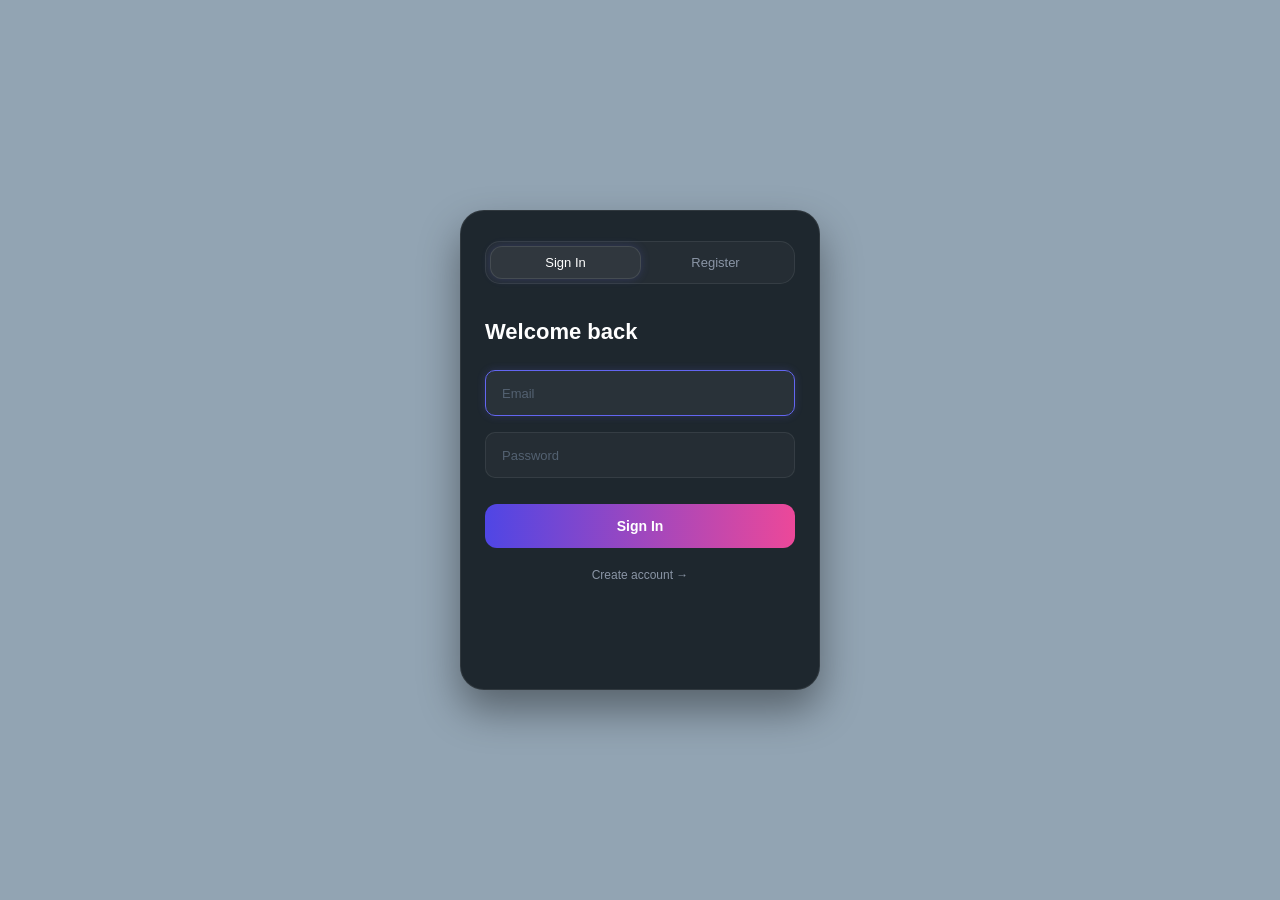
<file: index.html>
<!DOCTYPE html>
<html lang="en">
<head>
    <meta charset="UTF-8">
    <meta name="viewport" content="width=device-width, initial-scale=1.0">
    <title>Wasatah Login | Register</title>
    <link rel="stylesheet" href="login.css">
</head>
<body>

    <div class="container">
        <div class="toggle-box">
            <button type="button" class="toggle-btn active" id="btn-signin" onclick="showSignIn()">Sign In</button>
            <button type="button" class="toggle-btn" id="btn-register" onclick="showRegister()">Register</button>
        </div>

        <form id="signin-form" class="auth-form" method="post">
            <h2>Welcome back</h2>
            
            <div class="input-group">
                <input type="email" placeholder="Email" required autofocus> 
            </div>
            
            <div class="input-group">
                <input type="password" placeholder="Password" required minlength="8" maxlength="16" > 
            </div>

            <button type="button" class="submit-btn" onclick="checkLogin()">Sign In</button>

            <a href="#" class="switch-link" onclick="showRegister()">Create account &rarr;</a>
        </form>

        <form id="register-form" class="auth-form hidden" method="post" >
            <h2>Create account</h2>
            
            <div class="input-group">
                <input type="text" placeholder="Full Name" required  >
            </div>
            
            <div class="input-group">
                <input type="email" placeholder="Email" required>
            </div>
            
            <div class="input-group">
                <input type="password" placeholder="Password" required minlength="8" maxlength="16">
            </div>
            
            <button type="button" class="submit-btn" onclick="checkRegister()">Create Account</button>

            <a href="#" class="switch-link" onclick="showSignIn()">&larr; Back to login</a>
        </form>
    </div>

    <script src="login.js"></script>
</body>
</html>
</file>
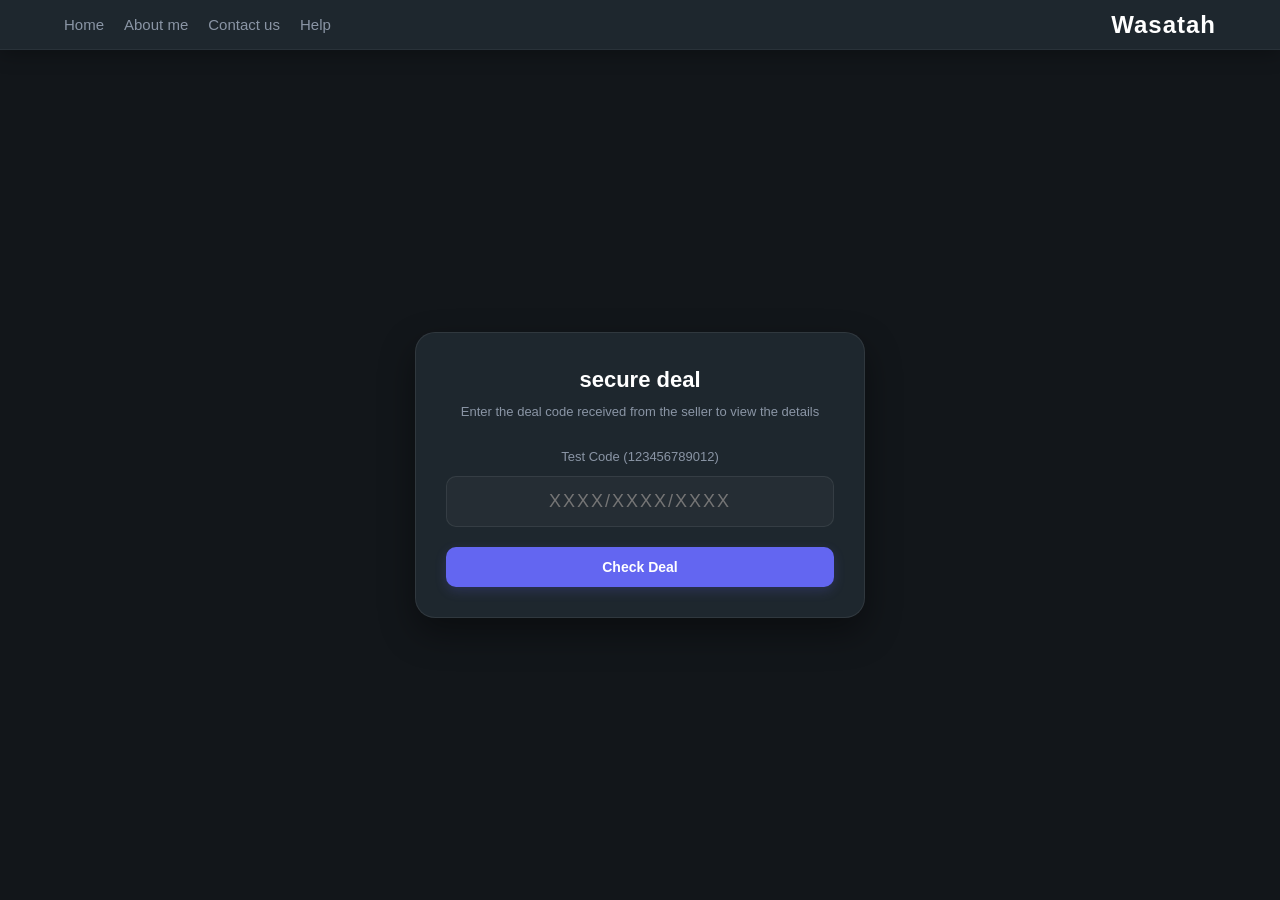
<file: buyer.html>
<!DOCTYPE html>
<html lang="ar" dir="rtl">
<head>
    <meta charset="UTF-8">
    <meta name="viewport" content="width=device-width, initial-scale=1.0">
    <title>Wasatah - Buyer</title>
    <link rel="stylesheet" href="buyer.css">
</head>
<body>

    <header>
        <nav class="navbar" style="height: 50px;">
            <div class="logo">Wasatah</div>
            <ul class="nav-links">
                <li><a href="#">Help</a></li>
                <li><a href="#">Contact us</a></li>
                <li><a href="../portfolio/index.html" target="_blank">About me</a></li>
                <li><a href="wasatah.html">Home</a></li>
            </ul>
        </nav>
    </header>

    <main class="container">
        <div class="buyer-container">
            
            <div id="codeSection">
                <h1>secure deal</h1>
                <div class="subtitle">Enter the deal code received from the seller to view the details</div>
                
                <div class="code-input-group">
                    <label for="dealCode"> <center> Test Code (123456789012) </center></label>
                    <input type="text" id="dealCode" class="code-field" placeholder="XXXX/XXXX/XXXX" autocomplete="off">
                </div>
                
                <button class="btn btn-primary" id="checkCodeBtn">Check Deal</button>
            </div>

            <div id="detailsSection" class="hidden">
                <h1>Deal Details</h1>
                <div class="subtitle">Review the seller's terms and view the file to activate the smart guarantee</div>

                <div class="deal-card">
                    <div class="deal-label"> product name</div>
                    <div class="deal-value" id="dealTitle"> professional logo design for a car company </div>

                    <div class="deal-label">Required Amount to Secure</div>
                    <div class="deal-value price" id="dealPrice">50$</div>

                    <div class="deal-label">  standard description for inspection (AI Specs)</div>
                    <div class="specs-box" id="dealSpecs">
                        <p>Logo for 'Al Badr' with a dark blue background and high-quality PNG format without watermarks</p>
                    </div>
                </div>

                <div class="deal-label" style="text-align: right; margin-bottom: 4px; padding-right: 5px;"> File available for preview </div>
                <div class="preview-display-zone">
                    <div class="preview-icon">👁️</div>
                    <div class="preview-info">
                        <div class="preview-title" id="previewFileName">Logo_Watermarked.png</div>
                        <div class="preview-desc">File is protected - click to preview before payment</div>
                    </div>
                    <button class="view-btn" id="viewFileBtn">Preview</button>
                </div>

                <div class="action-buttons">
                    <button class="btn btn-reject" id="rejectBtn">Reject Deal</button>
                    <button class="btn btn-accept" id="acceptBtn">Accept and Pay</button>
                </div>
            </div>

        </div>
    </main>

    <div id="paymentModal" class="modal-overlay hidden">
        <div class="modal-card">
            <button class="modal-close" id="closeModalBtn">&times;</button>
            <h2>Secure Payment</h2>
            <div class="subtitle">The amount of <span style="color: var(--accent-blue); font-weight: bold;">50$</span> will be held in escrow until the AI verification of the file is complete</div>

            <div class="payment-tabs">
                <button class="tab-btn active" data-tab="cardTab">💳 Bank Card</button>
                <button class="tab-btn" data-tab="walletTab">📱 Electronic Wallet</button>
            </div>

            <div id="cardTab" class="tab-content">
                <form id="cardForm">
                    <div class="modal-form-group">
                        <label>Card Owner Name</label>
                        <input type="text" required placeholder="Mostafa Badr">
                    </div>
                    <div class="modal-form-group">
                        <label>Card Number</label>
                        <input type="text" id="cardNumberInput" required placeholder="XXXX XXXX XXXX XXXX" maxlength="19">
                    </div>
                    <div class="modal-form-row">
                        <div class="modal-form-group">
                            <label>Expiration Date</label>
                            <input type="text" id="cardExpiryInput" required placeholder="MM/YY" maxlength="5" style="text-align: center;">
                        </div>
                        <div class="modal-form-group">
                            <label>CVV</label>
                            <input type="password" required placeholder="***" maxlength="3" style="text-align: center;">
                        </div>
                    </div>
                    <button type="submit" class="btn btn-accept" style="margin-top: 15px;">Confirm Secure Payment</button>
                </form>
            </div>

            <div id="walletTab" class="tab-content hidden">
                <form id="walletForm">
                    <div class="modal-form-group">
                        <label>Phone Number registered with the wallet</label>
                        <div class="phone-input-wrapper">
                            <input type="tel" required placeholder="01XXXXXXXXX" maxlength="11" pattern="01[0125][0-9]{8}">
                        </div>
                        <span style="font-size: 10px; color: var(--text-muted); display: block; margin-top: 4px;">Supports Vodafone Cash, Orange Cash, Etisalat Cash, and WeChat Pay</span>
                    </div>
                    <button type="submit" class="btn btn-accept" style="margin-top: 25px;">Submit Payment Request</button>
                </form>
            </div>
        </div>
    </div>

    <script src="buyer.js"></script>
</body>
</html>
</file>
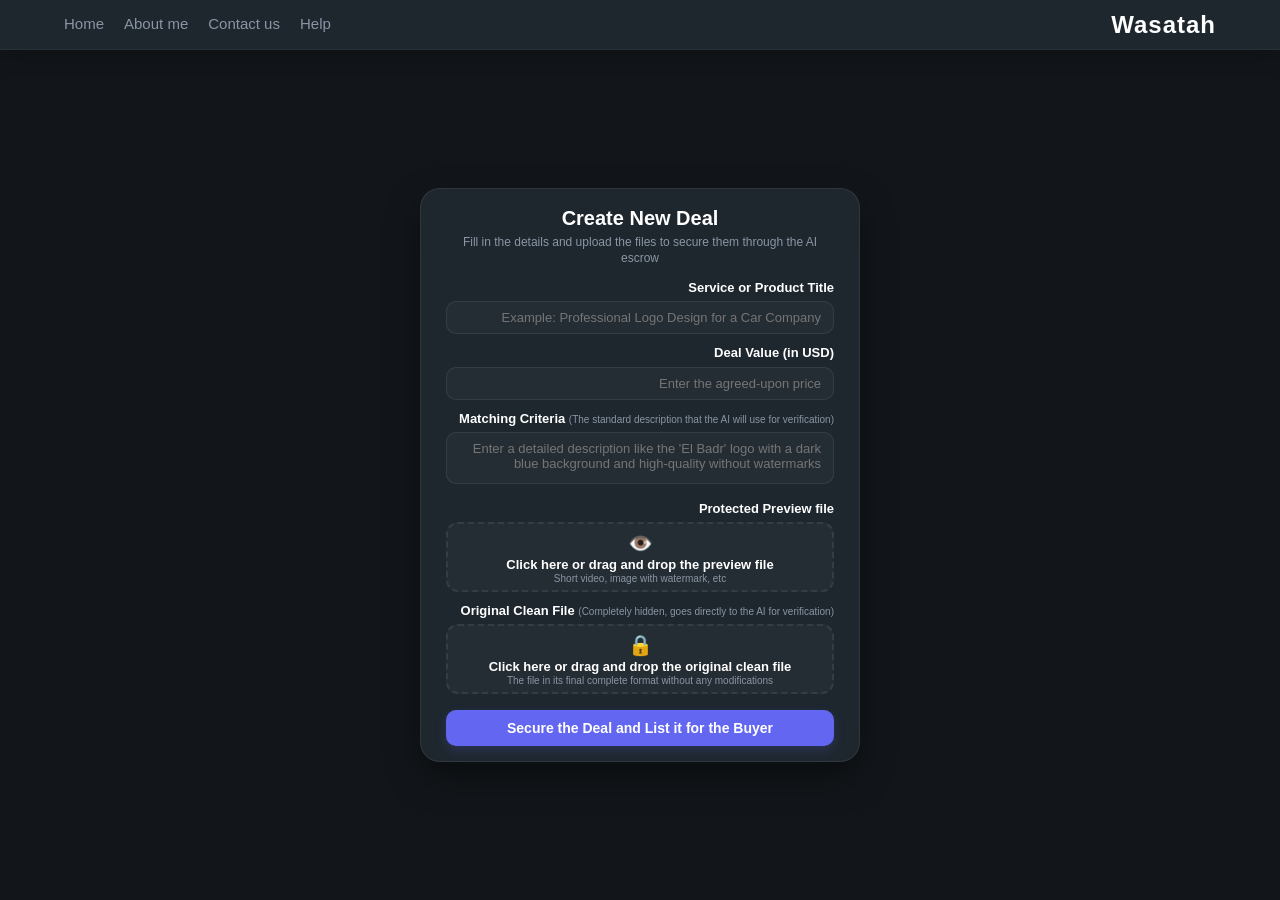
<file: Seller.html>
<!DOCTYPE html>
<html lang="ar" dir="rtl">
<head>
    <meta charset="UTF-8">
    <meta name="viewport" content="width=device-width, initial-scale=1.0">
    <title>Wasatah - Seller</title>
    <link rel="stylesheet" href="Seller.css">
</head>
<body>

    <header>
        <nav class="navbar" style="height: 50px;">
            <div class="logo">Wasatah</div>
            <ul class="nav-links">
                <li><a href="#">Help</a></li>
                <li><a href="#">Contact us</a></li>
                <li><a href="../portfolio/index.html" target="_blank">About me</a></li>
                <li><a href="wasatah.html">Home</a></li>
            </ul>
        </nav>
    </header>

    <main class="container">
        <div class="upload-container" id="mainUploadCard">
            <h1>Create New Deal</h1>
            <div class="subtitle">Fill in the details and upload the files to secure them through the AI escrow</div>

            <form id="escrowForm">
                <div class="form-group">
                    <label for="title">Service or Product Title</label>
                    <input type="text" id="title" required placeholder="Example: Professional Logo Design for a Car Company">
                </div>

                <div class="form-group">
                    <label for="price">Deal Value (in USD)</label>
                    <input type="number" id="price" required min="1" placeholder="Enter the agreed-upon price">
                </div>

                <div class="form-group">
                    <label for="prompt_specs">Matching Criteria <span>(The standard description that the AI will use for verification)</span></label>
                    <textarea id="prompt_specs" required placeholder="Enter a detailed description like the 'El Badr' logo with a dark blue background and high-quality without watermarks"></textarea>
                </div>

                <div class="form-group">
                    <label>Protected Preview file</label>
                    <div class="file-drop-zone" id="previewZone">
                        <input type="file" id="previewFile" required>
                        <div class="upload-icon">👁️‍</div>
                        <div class="drop-zone-text">Click here or drag and drop the preview file</div>
                        <div class="drop-zone-subtext">Short video, image with watermark, etc</div>
                    </div>
                </div>

                <div class="form-group">
                    <label> Original Clean File <span>(Completely hidden, goes directly to the AI for verification)</span></label>
                    <div class="file-drop-zone" id="originalZone">
                        <input type="file" id="originalFile" required>
                        <div class="upload-icon">🔒</div>
                        <div class="drop-zone-text">Click here or drag and drop the original clean file</div>
                        <div class="drop-zone-subtext">The file in its final complete format without any modifications</div>
                    </div>
                </div>

                <button type="submit" class="submit-btn">Secure the Deal and List it for the Buyer</button>
            </form>
        </div>

        <div class="upload-container hidden" id="successContainer">
            <div class="success-icon">🎉</div>
            <h1>Deal Secured Successfully</h1>
            <div class="subtitle">Share the following smart code with the buyer so they can verify and secure their account and activate the guarantee</div>

            <div class="generated-code-box">
                <div class="code-label">Tracking and Synchronization Code (12 digits):</div>
                <div class="code-display" id="generatedCode">0000/0000/0000</div>
            </div>

            <button class="btn-copy" id="copyCodeBtn">Copy Code</button>
            <button class="btn-back" id="backToFormBtn">Create New Deal</button>
        </div>
    </main>
    <script src="Seller.js"></script>
</body>
</html>
</file>
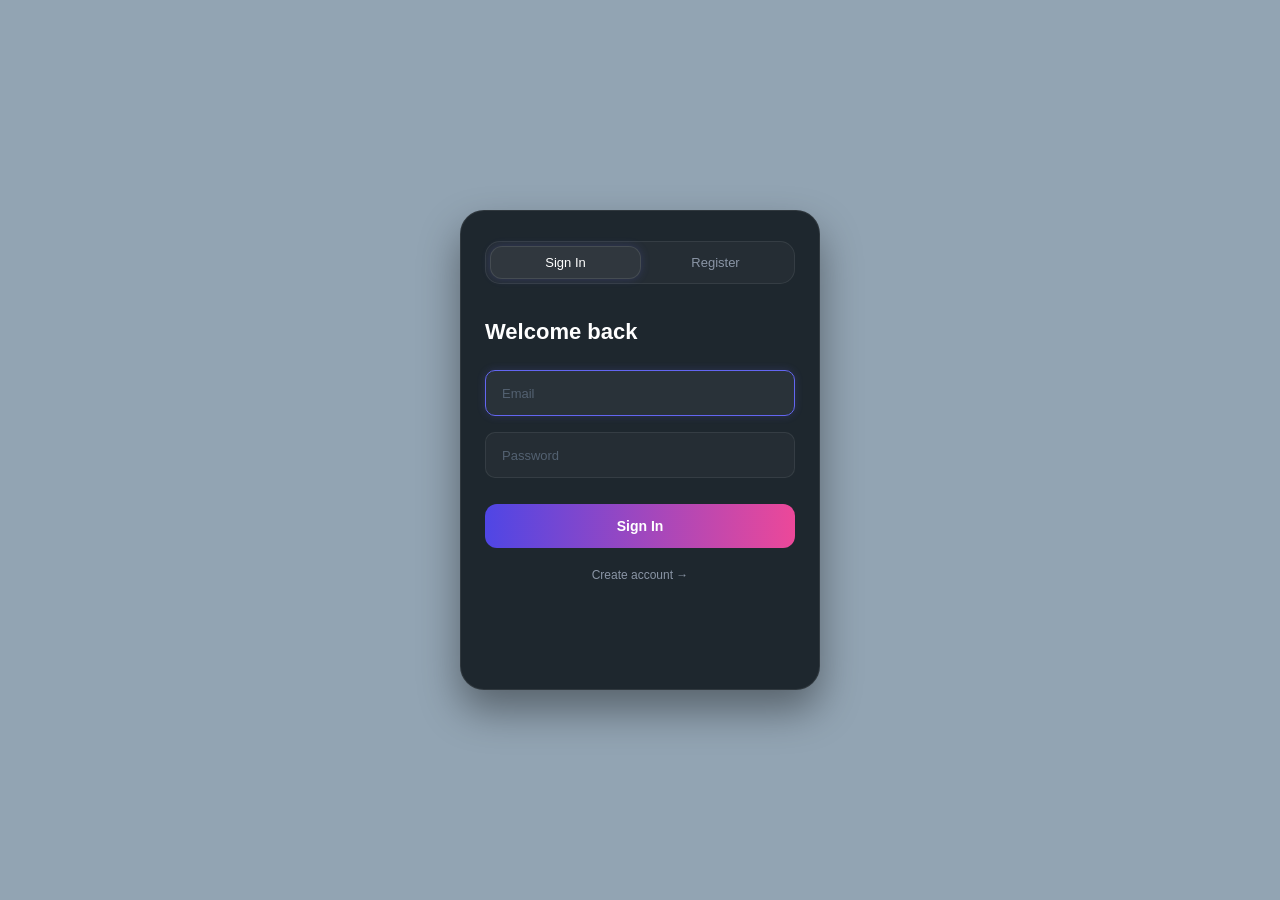
<file: wasatah.html>
<!DOCTYPE html>
<html lang="en" dir="rtl">
<head>
    <meta charset="UTF-8">
    <meta name="viewport" content="width=device-width, initial-scale=1.0">
    <title>Wasatah</title>
    <link rel="stylesheet" href="style.css">
</head>
<body>

    <header>
        <nav class="navbar" style="height: 50px;">
            <div class="logo">Wasatah</div>
            <ul class="nav-links">
                <li><a href="#">Help</a></li>
                <li><a href="#">Contact us </a></li>
                <li><a href="../portfolio/index.html" target="_blank">About me </a></li>
                <li><a href="#">Home</a></li>
            </ul>
        </nav>
    </header>

    <main class="container">
        <section id="choice-section" class="card">
            <h2>?Welcome back, who are you today</h2>
            
            <div class="choices">
                <div class="choice-box" onclick="selectRole('Seller')">
                    <div class="icon">💰</div>
                    <h3>Seller </h3>
                    <p>I want to list my account or service for sale</p>
                </div>
                
                <div class="choice-box" onclick="selectRole('Buyer')">
                    <div class="icon">🛒</div>
                    <h3>Buyer </h3>
                    <p>I'm looking for reliable services or accounts</p>
                </div>
            </div>
        </section>
    </main>

    <script src="script.js"></script>
</body>
</html>
</file>
<file: login.css>
/* إعدادات تصفير الهوامش العامة */
* {
    margin: 0;
    padding: 0;
    box-sizing: border-box;
    /* خطوط نظام محلية حديثة تشبه التصميم تماماً دون استدعاء خارجي */
    font-family: -apple-system, BlinkMacSystemFont, "Segoe UI", Roboto, Helvetica, Arial, sans-serif;
}

/* خلفية الصفحة الكاملة لتبدو مثل الفيديو */
body {
    background-color: #92a4b3;
    display: flex;
    justify-content: center;
    align-items: center;
    min-height: 100vh;
}

/* الحاوية الرئيسية مأخوذة أبعادها وألوانها بدقة من صورتك */
.container {
    width: 360px;
    height: 480px;
    background-color: #1e272e;
    border-radius: 24px;
    overflow: hidden;
    position: relative;
    /* دمج تأثير الحدود الشفافة والمزدوجة من كود الفيديو */
    border: 1px solid rgba(255, 255, 255, 0.08);
    box-shadow: 0 20px 40px rgba(0, 0, 0, 0.4);
    padding: 30px 24px;
    display: flex;
    flex-direction: column;
    align-items: center;
}

/* شريط التبديل العلوي بين Sign In و Register */
.toggle-box {
    display: flex;
    background-color: rgba(255, 255, 255, 0.03);
    border: 1px solid rgba(255, 255, 255, 0.08);
    border-radius: 15px;
    padding: 4px;
    width: 100%;
    margin-bottom: 35px;
}

.toggle-btn {
    flex: 1;
    padding: 8px 0;
    background: none;
    border: none;
    color: #8a95a5;
    font-size: 13px;
    font-weight: 500;
    cursor: pointer;
    border-radius: 12px;
    transition: all 0.3s ease;
}

/* الزر النشط محاط بهالة زرقاء خفيفة وتأثير مجسم خفيف */
.toggle-btn.active {
    background-color: rgba(255, 255, 255, 0.05);
    color: #fff;
    box-shadow: 0 0 10px rgba(99, 102, 241, 0.2);
    border: 1px solid rgba(255, 255, 255, 0.1);
}

/* تنسيق النماذج */
.auth-form {
    width: 100%;
    display: flex;
    flex-direction: column;
    transition: opacity 0.3s ease;
}

.auth-form h2 {
    color: #ffffff;
    font-size: 22px;
    font-weight: 600;
    margin-bottom: 25px;
    text-align: left;
}

/* حقول الإدخال */
.input-group {
    width: 100%;
    margin-bottom: 16px;
}

.input-group input {
    width: 100%;
    padding: 14px 16px;
    background-color: rgba(255, 255, 255, 0.03);
    border: 1px solid rgba(255, 255, 255, 0.08);
    border-radius: 10px;
    color: #fff;
    font-size: 14px;
    outline: none;
    transition: all 0.3s ease;
}

/* عند الضغط على الحقل (Focus) يعطي تأثير مثل حقل الاسم الكامل في الصورة */
.input-group input:focus {
    border-color: #6366f1;
    background-color: rgba(255, 255, 255, 0.05);
    box-shadow: 0 0 8px rgba(99, 102, 241, 0.2);
}

/* تحسين شكل النصوص التوضيحية داخل الحقول */
.input-group input::placeholder {
    color: #536171;
    font-size: 13px;
}

/* الزر الملون الكبير المشرق بـ Gradient جذاب */
.submit-btn {
    width: 100%;
    padding: 14px;
    background: linear-gradient(90deg, #4f46e5, #ec4899);
    border: none;
    border-radius: 12px;
    color: white;
    font-size: 14px;
    font-weight: 600;
    cursor: pointer;
    margin-top: 10px;
    margin-bottom: 20px;
    transition: transform 0.2s ease, opacity 0.2s ease;
}

.submit-btn:hover {
    opacity: 0.95;
}

.submit-btn:active {
    transform: scale(0.98);
}

/* الروابط السفلية للتبديل السريع */
.switch-link {
    color: #8a95a5;
    font-size: 12px;
    text-decoration: none;
    text-align: center;
    transition: color 0.2s ease;
}

.switch-link:hover {
    color: #ffffff;
}

/* كلاسات التحكم في الإخفاء والظهور للتبديل بين الواجهتين */
.hidden {
    display: none !important;
}
</file>
<file: buyer.css>
/* ================= إعدادات الهوية والألوان لـ وساطة ================= */
:root {
    --bg-dark: #12161a;          
    --card-bg: #1e272e;          
    --text-main: #ffffff;        
    --text-muted: #8a95a5;       
    --accent-blue: #6366f1;      
    --accent-hover: #4f46e5;     
    --success-color: #10b981;    
    --danger-color: #ef4444;
    --input-bg: rgba(255, 255, 255, 0.03); 
    --border-color: rgba(255, 255, 255, 0.08); 
}

/* التصفير الشامل لضمان أبعاد متناسقة */
* {
    margin: 0;
    padding: 0;
    box-sizing: border-box;
    font-family: -apple-system, BlinkMacSystemFont, "Segoe UI", Roboto, Helvetica, Arial, sans-serif;
}

body {
    background-color: var(--bg-dark);
    color: var(--text-main);
    line-height: 1.5; 
    min-height: 100vh; /* جعل الارتفاع مرن لمنع الشاشة السوداء */
    display: flex;
    flex-direction: column;
}

/* ================= الهيدر والـ Navbar ================= */
.navbar {
    display: flex;
    justify-content: space-between;
    align-items: center;
    padding: 0.6rem 5%; 
    background-color: var(--card-bg);
    box-shadow: 0 4px 20px rgba(0, 0, 0, 0.3);
    border-bottom: 1px solid rgba(255, 255, 255, 0.05);
    width: 100%;
}

.logo {
    font-size: 24px;
    font-weight: bold;
    color: var(--text-main);
    letter-spacing: 1px;
}

.nav-links {
    display: flex;
    list-style: none;
}

.nav-links li {
    margin-right: 20px;
}

.nav-links a {
    color: var(--text-muted);
    text-decoration: none;
    font-weight: 500;
    font-size: 15px;
    transition: color 0.3s ease;
}

.nav-links a:hover {
    color: var(--text-main);
}

/* ================= الحاوية الرئيسية والكروت ================= */
.container {
    display: flex;
    justify-content: center;
    align-items: center;
    flex-grow: 1;
    padding: 40px 20px; 
}

.buyer-container {
    background-color: var(--card-bg);
    max-width: 450px; 
    width: 100%;
    padding: 30px; 
    border-radius: 20px; 
    border: 1px solid var(--border-color);
    box-shadow: 0 15px 35px rgba(0, 0, 0, 0.4);
}

h1 {
    font-size: 22px; 
    font-weight: 600;
    color: var(--text-main);
    margin-bottom: 6px;
    text-align: center;
}

.subtitle {
    font-size: 13px;
    color: var(--text-muted);
    text-align: center;
    margin-bottom: 25px; 
}

/* ================= حقول الإدخال (Inputs) ================= */
.code-input-group {
    display: flex;
    flex-direction: column;
    gap: 10px;
    margin-bottom: 20px;
}

.code-input-group label {
    font-size: 13px;
    color: var(--text-muted);
    text-align: right;
}

.code-field {
    background-color: var(--input-bg);
    border: 1px solid var(--border-color);
    padding: 14px;
    border-radius: 10px;
    color: var(--text-main);
    font-size: 18px;
    text-align: center;
    letter-spacing: 2px;
    outline: none;
    transition: border-color 0.3s;
}

.code-field:focus {
    border-color: var(--accent-blue);
}

/* فئة الإخفاء العامة للتحكم بالجافا سكريبت */
.hidden {
    display: none !important;
}

/* ================= تفاصيل الصفقة المعروضة ================= */
.deal-card {
    background-color: var(--input-bg);
    border: 1px solid var(--border-color);
    border-radius: 12px;
    padding: 15px;
    margin-bottom: 15px;
    text-align: right;
}

.deal-label {
    font-size: 12px;
    color: var(--text-muted);
    margin-bottom: 4px;
}

.deal-value {
    font-size: 15px;
    font-weight: 600;
    color: var(--text-main);
    margin-bottom: 12px;
}

.deal-value.price {
    color: var(--accent-blue);
    font-size: 18px;
}

.specs-box {
    font-size: 13px;
    color: #d1d5db;
    background-color: rgba(255, 255, 255, 0.01);
    padding: 10px;
    border-radius: 8px;
    border: 1px dashed rgba(255, 255, 255, 0.1);
    max-height: 80px;
    overflow-y: auto;
}

/* زون معاينة الملف */
.preview-display-zone {
    border: 1px solid var(--border-color);
    height: 75px; 
    display: flex;
    align-items: center;
    padding: 0 15px;
    border-radius: 12px;
    background-color: rgba(99, 102, 241, 0.03);
    margin-bottom: 20px;
}

.preview-icon {
    font-size: 22px;
    margin-left: 12px;
}

.preview-info {
    display: flex;
    flex-direction: column;
    text-align: right;
    flex-grow: 1;
    overflow: hidden;
}

.preview-title {
    font-size: 13px;
    font-weight: 600;
    color: var(--text-main);
    white-space: nowrap;
    overflow: hidden;
    text-overflow: ellipsis;
}

.preview-desc {
    font-size: 11px;
    color: var(--text-muted);
}

.view-btn {
    background-color: rgba(255, 255, 255, 0.05);
    border: 1px solid var(--border-color);
    color: var(--text-main);
    padding: 6px 14px;
    border-radius: 8px;
    font-size: 12px;
    font-weight: 500;
    cursor: pointer;
    transition: all 0.2s ease;
}

.view-btn:hover {
    background-color: var(--accent-blue);
    border-color: var(--accent-blue);
}

/* ================= الأزرار العامة ================= */
.btn {
    width: 100%;
    padding: 12px;
    border: none;
    border-radius: 10px;
    font-size: 14px;
    font-weight: 600;
    cursor: pointer;
    transition: all 0.3s ease;
}

.btn-primary {
    background-color: var(--accent-blue);
    color: white;
    box-shadow: 0 4px 12px rgba(99, 102, 241, 0.2);
}

.btn-primary:hover {
    background-color: var(--accent-hover);
}

.action-buttons {
    display: flex;
    gap: 12px;
    margin-top: 5px;
}

.btn-accept {
    background-color: var(--success-color);
    color: #ffffff;
    box-shadow: 0 4px 12px rgba(16, 185, 129, 0.2);
}

.btn-accept:hover {
    background-color: #059669;
    transform: translateY(-1px);
}

.btn-reject {
    background-color: transparent;
    border: 1px solid var(--border-color);
    color: var(--text-muted);
}

.btn-reject:hover {
    border-color: var(--danger-color);
    color: var(--danger-color);
    background-color: rgba(239, 68, 68, 0.02);
}

/* ================= استايلات نافذة الدفع المنبثقة (Modal) ================= */
.modal-overlay {
    position: fixed;
    top: 0;
    left: 0;
    width: 100%;
    height: 100%;
    background-color: rgba(0, 0, 0, 0.7);
    backdrop-filter: blur(5px);
    display: flex;
    justify-content: center;
    align-items: center;
    z-index: 1000;
    animation: fadeIn 0.3s ease;
}

.modal-card {
    background-color: var(--card-bg);
    border: 1px solid var(--border-color);
    max-width: 420px;
    width: 100%;
    padding: 25px;
    border-radius: 20px;
    box-shadow: 0 20px 40px rgba(0, 0, 0, 0.5);
    position: relative;
    text-align: center;
    animation: slideUp 0.3s ease-out;
}

.modal-close {
    position: absolute;
    top: 15px;
    left: 15px;
    background: transparent;
    border: none;
    color: var(--text-muted);
    font-size: 24px;
    cursor: pointer;
    transition: color 0.2s;
}

.modal-close:hover {
    color: var(--danger-color);
}

.modal-card h2 {
    font-size: 18px;
    font-weight: 600;
    margin-bottom: 5px;
}

/* التبويبات (Tabs) داخل بوابة الدفع */
.payment-tabs {
    display: flex;
    background-color: var(--input-bg);
    border: 1px solid var(--border-color);
    border-radius: 10px;
    padding: 4px;
    margin: 20px 0;
}

.tab-btn {
    flex: 1;
    background: transparent;
    border: none;
    color: var(--text-muted);
    padding: 10px;
    font-size: 13px;
    font-weight: 600;
    cursor: pointer;
    border-radius: 8px;
    transition: all 0.2s ease;
}

.tab-btn.active {
    background-color: var(--accent-blue);
    color: white;
}

/* فورم الدفع الإضافي */
.modal-form-group {
    margin-bottom: 12px;
    text-align: right;
}

.modal-form-group label {
    display: block;
    font-size: 12px;
    color: var(--text-muted);
    margin-bottom: 4px;
}

.modal-form-group input {
    width: 100%;
    padding: 10px 12px;
    background-color: var(--input-bg);
    border: 1px solid var(--border-color);
    border-radius: 8px;
    color: var(--text-main);
    font-size: 13px;
    outline: none;
    transition: border-color 0.3s;
}

.modal-form-group input:focus {
    border-color: var(--accent-blue);
}

.modal-form-row {
    display: flex;
    gap: 10px;
}

/* أنيميشن الحركات والظهور */
@keyframes fadeIn {
    from { opacity: 0; }
    to { opacity: 1; }
}

@keyframes slideUp {
    from { transform: translateY(20px); opacity: 0; }
    to { transform: translateY(0); opacity: 1; }
}

/* الـ Media Queries المتوافقة مع الشاشات الصغيرة */
@media (max-width: 650px) {
    .navbar { flex-direction: column; gap: 10px; text-align: center; }
    .container { padding: 20px 10px; }
    .buyer-container { padding: 20px; }
    .modal-card { width: 95%; padding: 20px; }
}
</file>
<file: Seller.css>
/* إعدادات الهوية والألوان المقتبسة من صفحتك الرئيسية */
:root {
    --bg-dark: #12161a;          
    --card-bg: #1e272e;          
    --text-main: #ffffff;        
    --text-muted: #8a95a5;       
    --accent-blue: #6366f1;      
    --accent-hover: #4f46e5;     
    --success-color: #10b981;    
    --danger-color: #ef4444;
    --input-bg: rgba(255, 255, 255, 0.03); 
    --border-color: rgba(255, 255, 255, 0.08); 
}

* {
    margin: 0;
    padding: 0;
    box-sizing: border-box;
    font-family: -apple-system, BlinkMacSystemFont, "Segoe UI", Roboto, Helvetica, Arial, sans-serif;
}

body {
    background-color: var(--bg-dark);
    color: var(--text-main);
    line-height: 1.4; 
    height: 100vh; 
    display: flex;
    flex-direction: column;
    overflow: hidden; 
}

/* الهيدر والـ Navbar */
.navbar {
    display: flex;
    justify-content: space-between;
    align-items: center;
    padding: 0.6rem 5%; 
    background-color: var(--card-bg);
    box-shadow: 0 4px 20px rgba(0, 0, 0, 0.3);
    border-bottom: 1px solid rgba(255, 255, 255, 0.05);
    width: 100%;
    flex-shrink: 0; 
}

.logo {
    font-size: 24px;
    font-weight: bold;
    color: var(--text-main);
    letter-spacing: 1px;
}

.nav-links {
    display: flex;
    list-style: none;
}

.nav-links li {
    margin-right: 20px;
}

.nav-links a {
    color: var(--text-muted);
    text-decoration: none;
    font-weight: 500;
    font-size: 15px;
    transition: color 0.3s ease;
}

.nav-links a:hover {
    color: var(--text-main);
}

/* الحاوية الرئيسية */
.container {
    display: flex;
    justify-content: center;
    align-items: center;
    flex-grow: 1;
    padding: 10px; 
}

.upload-container {
    background-color: var(--card-bg);
    max-width: 440px; 
    width: 100%;
    padding: 15px 25px; 
    border-radius: 20px; 
    border: 1px solid var(--border-color);
    box-shadow: 0 15px 35px rgba(0, 0, 0, 0.4);
}

h1 {
    font-size: 20px; 
    font-weight: 600;
    color: var(--text-main);
    margin-bottom: 2px;
    text-align: center;
}

.subtitle {
    font-size: 12px;
    color: var(--text-muted);
    text-align: center;
    margin-bottom: 12px; 
}

.form-group {
    margin-bottom: 10px; 
    text-align: right;
}

label {
    display: block;
    font-size: 13px;
    font-weight: 600;
    margin-bottom: 4px;
    color: var(--text-main);
}

label span {
    font-size: 10px;
    color: var(--text-muted);
    font-weight: normal;
}

input[type="text"],
input[type="number"],
textarea {
    width: 100%;
    padding: 8px 12px; 
    border: 1px solid var(--border-color);
    border-radius: 10px;
    font-size: 13px;
    box-sizing: border-box;
    outline: none;
    transition: all 0.3s ease;
    background-color: var(--input-bg);
    color: var(--text-main);
}

input[type="text"]:focus,
input[type="number"]:focus,
textarea:focus {
    border-color: var(--accent-blue);
    box-shadow: 0 0 10px rgba(99, 102, 241, 0.15);
}

textarea {
    resize: none; 
    height: 52px;  
    overflow: hidden; 
}

.file-drop-zone input[type="file"] {
    display: none !important;
}

input::-webkit-outer-spin-button,
input::-webkit-inner-spin-button {
    -webkit-appearance: none;
    margin: 0;
}
input[type=number] {
    -moz-appearance: textfield;
    -webkit-appearance: textfield;
    appearance: textfield;
}

.file-drop-zone {
    border: 2px dashed var(--border-color);
    height: 70px; 
    display: flex;
    flex-direction: column;
    justify-content: center;
    align-items: center;
    text-align: center;
    border-radius: 12px;
    background-color: var(--input-bg);
    cursor: pointer;
    transition: all 0.3s ease;
    position: relative;
    padding: 5px 15px;
    overflow: hidden;
}

.file-drop-zone:hover {
    background-color: rgba(255, 255, 255, 0.05);
    border-color: var(--accent-blue);
}

.file-drop-zone.active {
    border-style: solid;
    border-color: var(--success-color);
    background-color: rgba(16, 185, 129, 0.04);
}

.upload-icon {
    font-size: 20px; 
    margin-bottom: 1px;
    display: inline-block;
}

.drop-zone-text {
    font-size: 13px;
    font-weight: 600;
    color: var(--text-main);
    width: 100%;
    white-space: nowrap;
    /* overflow: hidden; */
    text-overflow: ellipsis; 
line-height: 1;

}

.drop-zone-subtext {
    font-size: 10px;
    color: var(--text-muted);
    margin-top: 1px;
    width: 100%;
    white-space: nowrap;
    overflow: hidden;
    text-overflow: ellipsis;
}

.submit-btn {
    width: 100%;
    padding: 10px; 
    background-color: var(--accent-blue);
    color: white;
    border: none;
    border-radius: 10px;
    font-size: 14px;
    font-weight: 600;
    cursor: pointer;
    transition: all 0.3s ease;
    margin-top: 6px;
    box-shadow: 0 4px 12px rgba(99, 102, 241, 0.2);
}

.submit-btn:hover {
    background-color: var(--accent-hover);
    transform: translateY(-1px);
}

/* ================= استايلات كارد النجاح الجديد والـ Code Generation ================= */
.hidden {
    display: none !important;
}

.success-icon {
    font-size: 45px;
    text-align: center;
    margin-bottom: 10px;
    animation: popIn 0.5s ease-out;
}

.generated-code-box {
    background-color: var(--input-bg);
    border: 1px solid var(--border-color);
    border-radius: 12px;
    padding: 15px;
    margin: 20px 0;
    text-align: center;
}

.code-label {
    font-size: 12px;
    color: var(--text-muted);
    margin-bottom: 8px;
}

.code-display {
    font-size: 22px;
    font-weight: bold;
    color: var(--success-color);
    letter-spacing: 2px;
    background: rgba(16, 185, 129, 0.06);
    padding: 10px;
    border-radius: 8px;
    border: 1px dashed rgba(16, 185, 129, 0.3);
}

.btn-copy {
    width: 100%;
    padding: 12px;
    background-color: var(--success-color);
    color: white;
    border: none;
    border-radius: 10px;
    font-size: 14px;
    font-weight: 600;
    cursor: pointer;
    transition: all 0.3s ease;
    box-shadow: 0 4px 12px rgba(16, 185, 129, 0.2);
    margin-bottom: 10px;
}

.btn-copy:hover {
    background-color: #059669;
}

.btn-back {
    width: 100%;
    padding: 10px;
    background-color: transparent;
    border: 1px solid var(--border-color);
    color: var(--text-muted);
    border-radius: 10px;
    font-size: 13px;
    cursor: pointer;
    transition: all 0.3s ease;
}

.btn-back:hover {
    color: var(--text-main);
    border-color: var(--text-main);
}

@keyframes popIn {
    0% { transform: scale(0.7); opacity: 0; }
    100% { transform: scale(1); opacity: 1; }
}

@media (max-width: 650px) {
    body { overflow-y: auto; height: auto; } 
    .navbar { flex-direction: column; gap: 10px; text-align: center; }
    .container { padding: 10px 5px; }
    .upload-container { padding: 15px 10px; }
}
</file>
<file: style.css>
/* إعدادات تصفير الهوامش العامة */
* {
    margin: 0;
    padding: 0;
    box-sizing: border-box;
    font-family: -apple-system, BlinkMacSystemFont, "Segoe UI", Roboto, Helvetica, Arial, sans-serif;
}

/* خلفية الصفحة الكاملة متناسقة مع روح تصميم اللوجن */
body {
    background-color: #12161a;
    color: #e0e0e0; 
    line-height: 1.6;
}

/* الهيدر (Navbar) بنفس روح الألوان الفخمة */
.navbar {
    display: flex;
    justify-content: space-between;
    align-items: center;
    padding: 0.6rem 5%;
    background-color: #1e272e; /* نفس لون كارت اللوجن بالظبط */
    box-shadow: 0 4px 20px rgba(0, 0, 0, 0.3);
    border-bottom: 1px solid rgba(255, 255, 255, 0.05);
}

.logo {
    font-size: 24px;
    font-weight: bold;
    color: #ffffff;
    letter-spacing: 1px;
}

.nav-links {
    display: flex;
    list-style: none;
}

.nav-links li {
    margin-left: 20px; /* مسافة متناسقة مع اتجاه RTL */
}

.nav-links a {
    color: #8a95a5; /* نفس لون نصوص التبديل الرمادية في كودك */
    text-decoration: none;
    font-weight: 500;
    font-size: 15px;
    transition: color 0.3s ease;
}

.nav-links a:hover {
    color: #ffffff;
}

/* الحاوية الرئيسية */
.container {
    display: flex;
    justify-content: center;
    align-items: center;
    min-height: 85vh;
    padding: 20px;
}

/* الكارت الرئيسي */
.card {
    background-color: #1e272e; /* نفس لون كارت اللوجن بالظبط */
    padding: 40px 30px;
    border-radius: 24px; /* نفس انحناء كارت اللوجن */
    width: 100%;
    max-width: 750px;
    text-align: center;
    border: 1px solid rgba(255, 255, 255, 0.08);
    box-shadow: 0 20px 40px rgba(0, 0, 0, 0.4);
}

.card h2 {
    color: #ffffff;
    font-size: 24px;
    font-weight: 600;
    margin-bottom: 30px;
}

/* ترتيب صناديق الاختيار */
.choices {
    display: flex;
    gap: 24px;
}

/* صناديق الاختيار الشفافة */
.choice-box {
    flex: 1;
    padding: 40px 20px;
    background-color: rgba(255, 255, 255, 0.03); /* نفس خلفية الـ Inputs الشفافة عندك */
    border: 1px solid rgba(255, 255, 255, 0.08);
    border-radius: 16px;
    cursor: pointer;
    transition: all 0.3s ease;
}

/* عند تمرير الماوس (Hover) الهالة الزرقاء والتأثير المجسم */
.choice-box:hover {
    background-color: rgba(255, 255, 255, 0.05);
    border-color: #6366f1; /* تفعيل تأثير الفوكس الأزرق المشرق */
    box-shadow: 0 0 15px rgba(99, 102, 241, 0.2);
    transform: translateY(-6px);
}

.icon {
    font-size: 45px;
    margin-bottom: 15px;
    display: inline-block;
    transition: transform 0.3s ease;
}

.choice-box:hover .icon {
    transform: scale(1.1);
}

.choice-box h3 {
    font-size: 20px;
    color: #ffffff;
    font-weight: 600;
    margin-bottom: 12px;
}

.choice-box p {
    font-size: 13px;
    color: #8a95a5;
}

/* التوافق التام مع شاشات الموبايل */
@media (max-width: 650px) {
    .choices {
        flex-direction: column;
        gap: 16px;
    }
    .navbar {
        flex-direction: column;
        gap: 15px;
    }
    .nav-links li {
        margin: 0 10px;
    }
}
</file>
